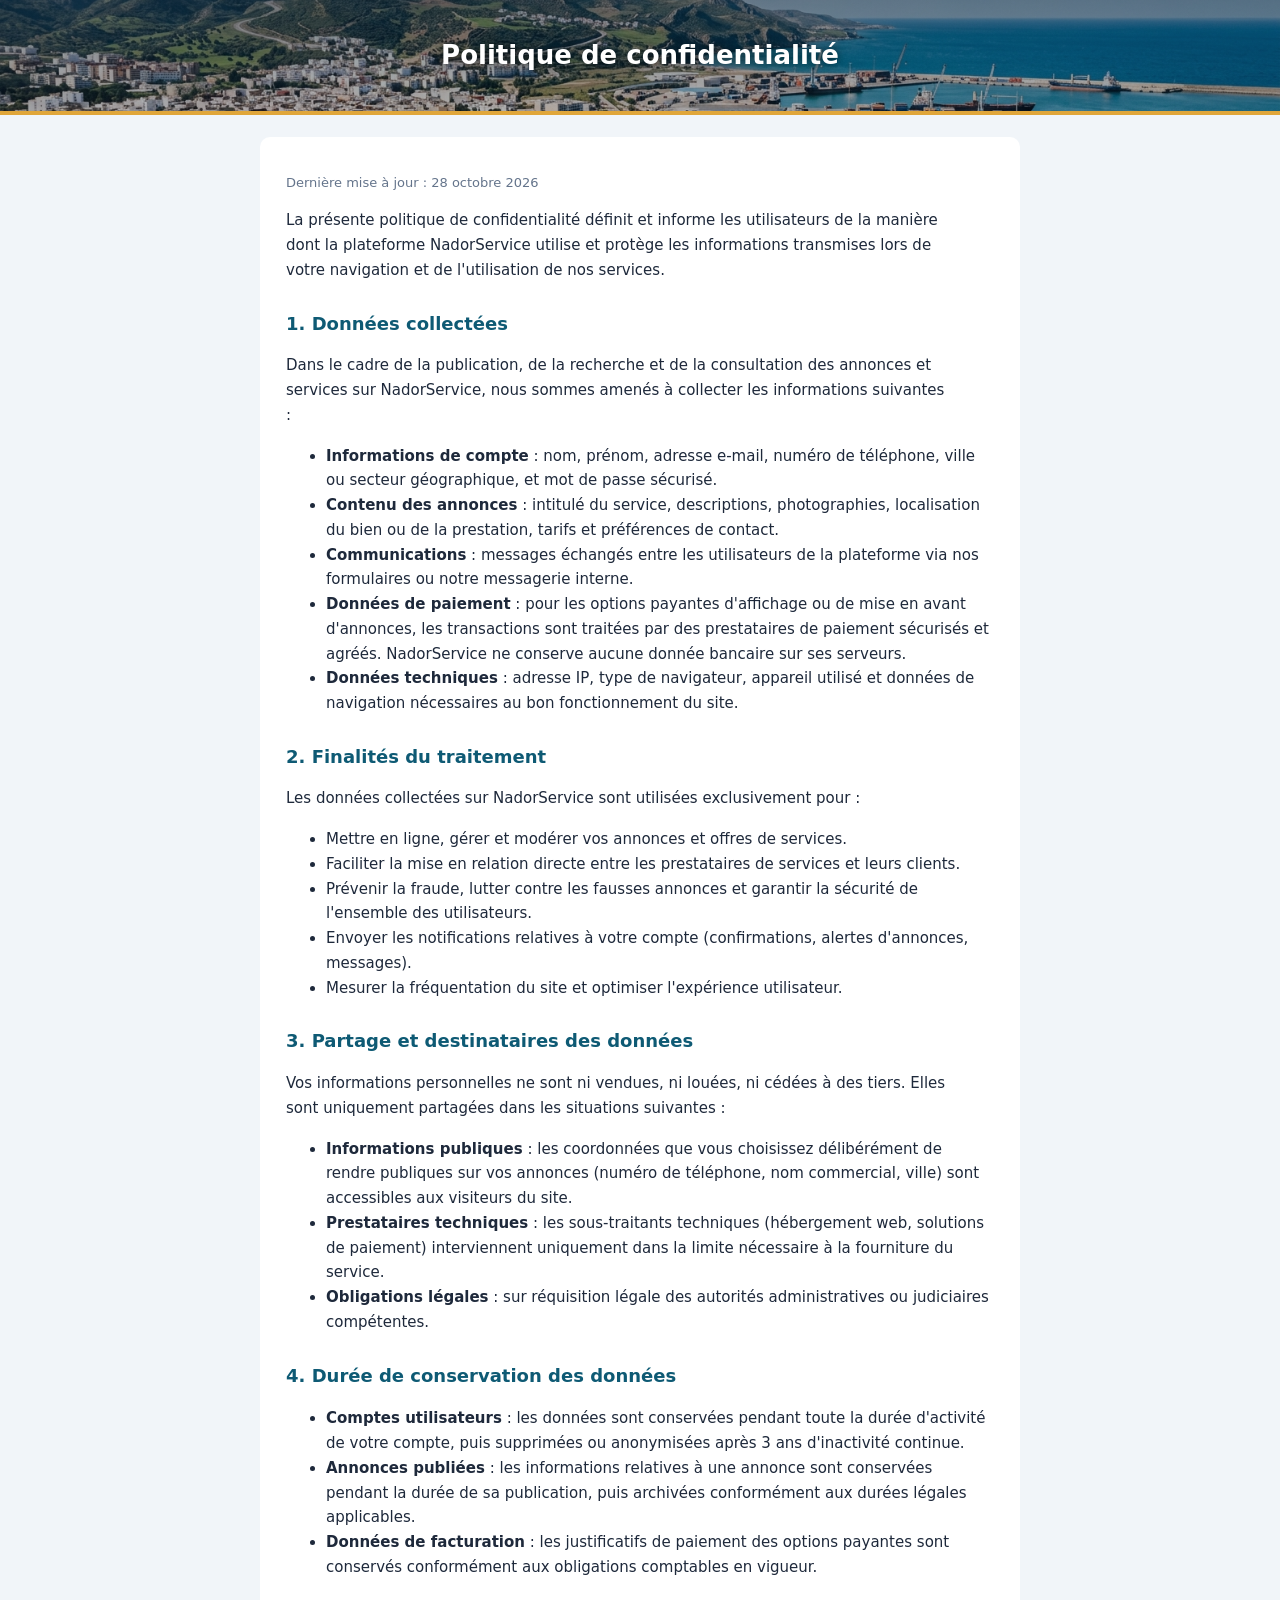
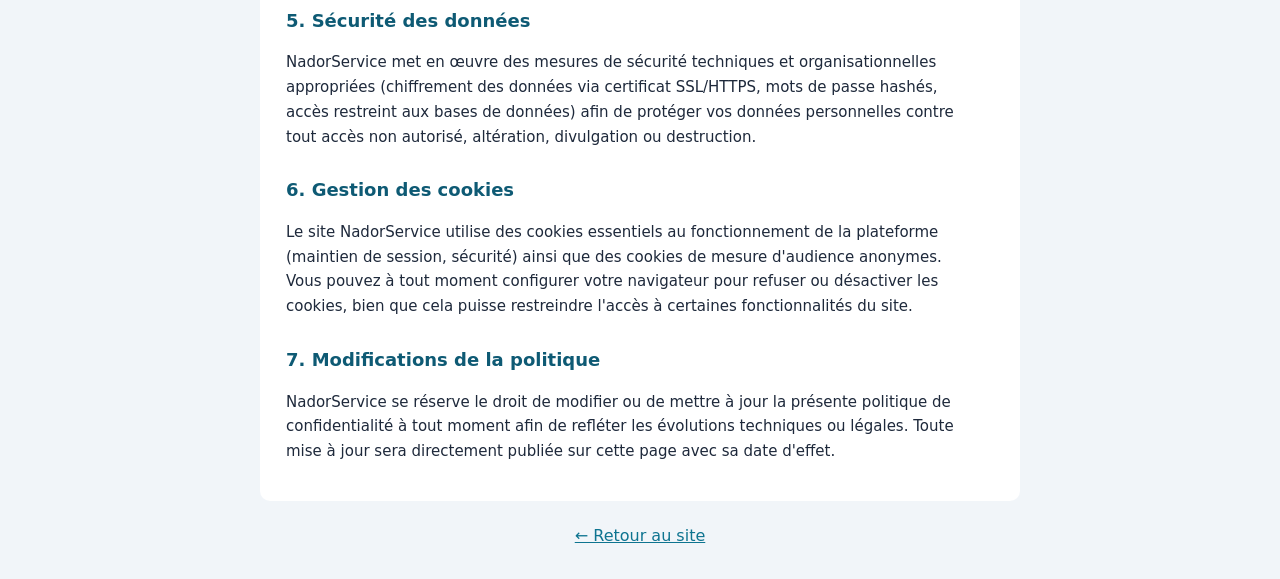
<file: confidentialite.html>
﻿<!DOCTYPE html>
<html lang="fr">
<head>
<meta charset="UTF-8"><meta name="viewport" content="width=device-width, initial-scale=1.0">
<title>Politique de confidentialité - Nador-Service</title>
<link rel="manifest" href="manifest.webmanifest"><meta name="theme-color" content="#0e5a74">
<style>
 body{margin:0;font-family:'Segoe UI',system-ui,sans-serif;background:#f1f5f9;color:#1e293b;line-height:1.65}
 header{background:linear-gradient(rgba(7,28,48,.5),rgba(7,28,48,.3)),url(images/nador-baie.jpg) center 35%/cover;color:#fff;text-align:center;padding:34px 16px;border-bottom:4px solid #e0a63a}
 header h1{margin:0;font-size:26px;text-shadow:0 1px 8px rgba(0,0,0,.6)}
 main{max-width:760px;margin:22px auto;background:#fff;border-radius:10px;padding:22px 26px;width:calc(100% - 28px);box-sizing:border-box}
 h2{font-size:18px;color:#0e5a74;margin:26px 0 6px} p,li{font-size:15px;max-width:70ch}
 a{color:#0e7490}.retour{display:block;text-align:center;margin:8px 0 30px}.maj{color:#64748b;font-size:13px}
</style>
</head>
<body>
<header><h1>Politique de confidentialité</h1></header>
<main>
<p class="maj">Dernière mise à jour : 28 octobre 2026</p>
<p>La présente politique de confidentialité définit et informe les utilisateurs de la manière dont la plateforme NadorService utilise et protège les informations transmises lors de votre navigation et de l&#x27;utilisation de nos services.</p>
<h2>1. Données collectées</h2>
<p>Dans le cadre de la publication, de la recherche et de la consultation des annonces et services sur NadorService, nous sommes amenés à collecter les informations suivantes :</p>
<ul>
<li><b>Informations de compte</b> : nom, prénom, adresse e-mail, numéro de téléphone, ville ou secteur géographique, et mot de passe sécurisé.</li>
<li><b>Contenu des annonces</b> : intitulé du service, descriptions, photographies, localisation du bien ou de la prestation, tarifs et préférences de contact.</li>
<li><b>Communications</b> : messages échangés entre les utilisateurs de la plateforme via nos formulaires ou notre messagerie interne.</li>
<li><b>Données de paiement</b> : pour les options payantes d&#x27;affichage ou de mise en avant d&#x27;annonces, les transactions sont traitées par des prestataires de paiement sécurisés et agréés. NadorService ne conserve aucune donnée bancaire sur ses serveurs.</li>
<li><b>Données techniques</b> : adresse IP, type de navigateur, appareil utilisé et données de navigation nécessaires au bon fonctionnement du site.</li>
</ul>
<h2>2. Finalités du traitement</h2>
<p>Les données collectées sur NadorService sont utilisées exclusivement pour :</p>
<ul>
<li>Mettre en ligne, gérer et modérer vos annonces et offres de services.</li>
<li>Faciliter la mise en relation directe entre les prestataires de services et leurs clients.</li>
<li>Prévenir la fraude, lutter contre les fausses annonces et garantir la sécurité de l&#x27;ensemble des utilisateurs.</li>
<li>Envoyer les notifications relatives à votre compte (confirmations, alertes d&#x27;annonces, messages).</li>
<li>Mesurer la fréquentation du site et optimiser l&#x27;expérience utilisateur.</li>
</ul>
<h2>3. Partage et destinataires des données</h2>
<p>Vos informations personnelles ne sont ni vendues, ni louées, ni cédées à des tiers. Elles sont uniquement partagées dans les situations suivantes :</p>
<ul>
<li><b>Informations publiques</b> : les coordonnées que vous choisissez délibérément de rendre publiques sur vos annonces (numéro de téléphone, nom commercial, ville) sont accessibles aux visiteurs du site.</li>
<li><b>Prestataires techniques</b> : les sous-traitants techniques (hébergement web, solutions de paiement) interviennent uniquement dans la limite nécessaire à la fourniture du service.</li>
<li><b>Obligations légales</b> : sur réquisition légale des autorités administratives ou judiciaires compétentes.</li>
</ul>
<h2>4. Durée de conservation des données</h2>
<ul>
<li><b>Comptes utilisateurs</b> : les données sont conservées pendant toute la durée d&#x27;activité de votre compte, puis supprimées ou anonymisées après 3 ans d&#x27;inactivité continue.</li>
<li><b>Annonces publiées</b> : les informations relatives à une annonce sont conservées pendant la durée de sa publication, puis archivées conformément aux durées légales applicables.</li>
<li><b>Données de facturation</b> : les justificatifs de paiement des options payantes sont conservés conformément aux obligations comptables en vigueur.</li>
</ul>
<h2>5. Sécurité des données</h2>
<p>NadorService met en œuvre des mesures de sécurité techniques et organisationnelles appropriées (chiffrement des données via certificat SSL/HTTPS, mots de passe hashés, accès restreint aux bases de données) afin de protéger vos données personnelles contre tout accès non autorisé, altération, divulgation ou destruction.</p>
<h2>6. Gestion des cookies</h2>
<p>Le site NadorService utilise des cookies essentiels au fonctionnement de la plateforme (maintien de session, sécurité) ainsi que des cookies de mesure d&#x27;audience anonymes. Vous pouvez à tout moment configurer votre navigateur pour refuser ou désactiver les cookies, bien que cela puisse restreindre l&#x27;accès à certaines fonctionnalités du site.</p>
<h2>7. Modifications de la politique</h2>
<p>NadorService se réserve le droit de modifier ou de mettre à jour la présente politique de confidentialité à tout moment afin de refléter les évolutions techniques ou légales. Toute mise à jour sera directement publiée sur cette page avec sa date d&#x27;effet.</p>
</main>
<a class="retour" href="index.html">← Retour au site</a>
</body>
</html>
</file>
